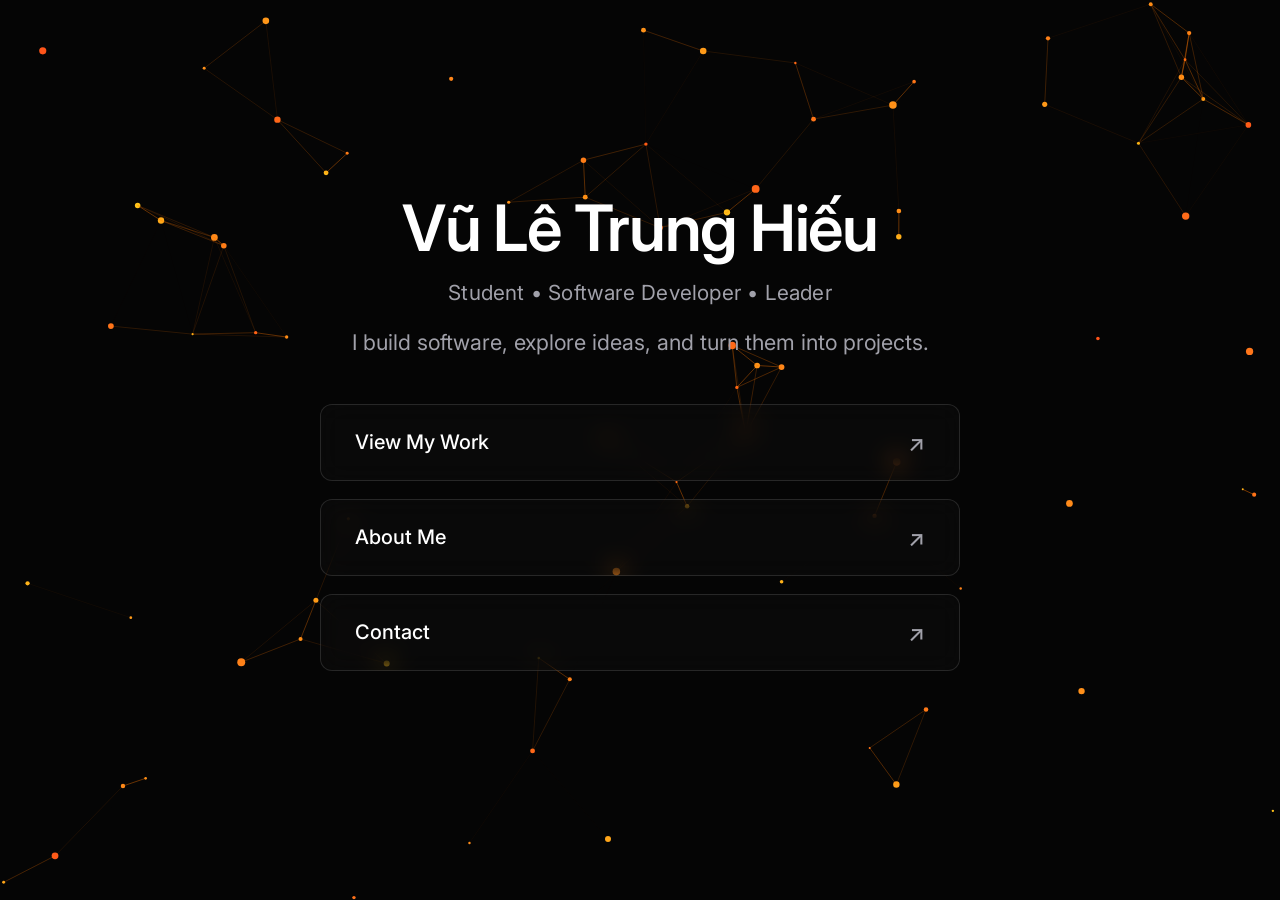
<file: index.html>
<!DOCTYPE html>
<html lang="en">
<head>
    <meta charset="UTF-8">
    <meta name="viewport" content="width=device-width, initial-scale=1.0">
    <link rel="stylesheet" href="style.css">
    <title>Vũ Lê Trung Hiếu</title>
</head>
<body>
    <canvas id="canvas"></canvas>

    <div class="center-container">
        <div class="content-wrapper">
            <h1>Vũ Lê Trung Hiếu</h1>
            <p class="subtitle">Student &bull; Software Developer &bull; Leader</p>
            <p class="bio">I build software, explore ideas, and turn them into projects.</p>

            <div class="button-group">
                <a href="work.html" class="btn">
                    <span>View My Work</span>
                    <span class="arrow">&nearr;</span>
                </a>
                <a href="about.html" class="btn">
                    <span>About Me</span>
                    <span class="arrow">&nearr;</span>
                </a>
                <a href="contact.html" class="btn">
                    <span>Contact</span>
                    <span class="arrow">&nearr;</span>
                </a>
            </div>
        </div>
    </div>

    <script src="script.js"></script>
</body>
</html>
</file>
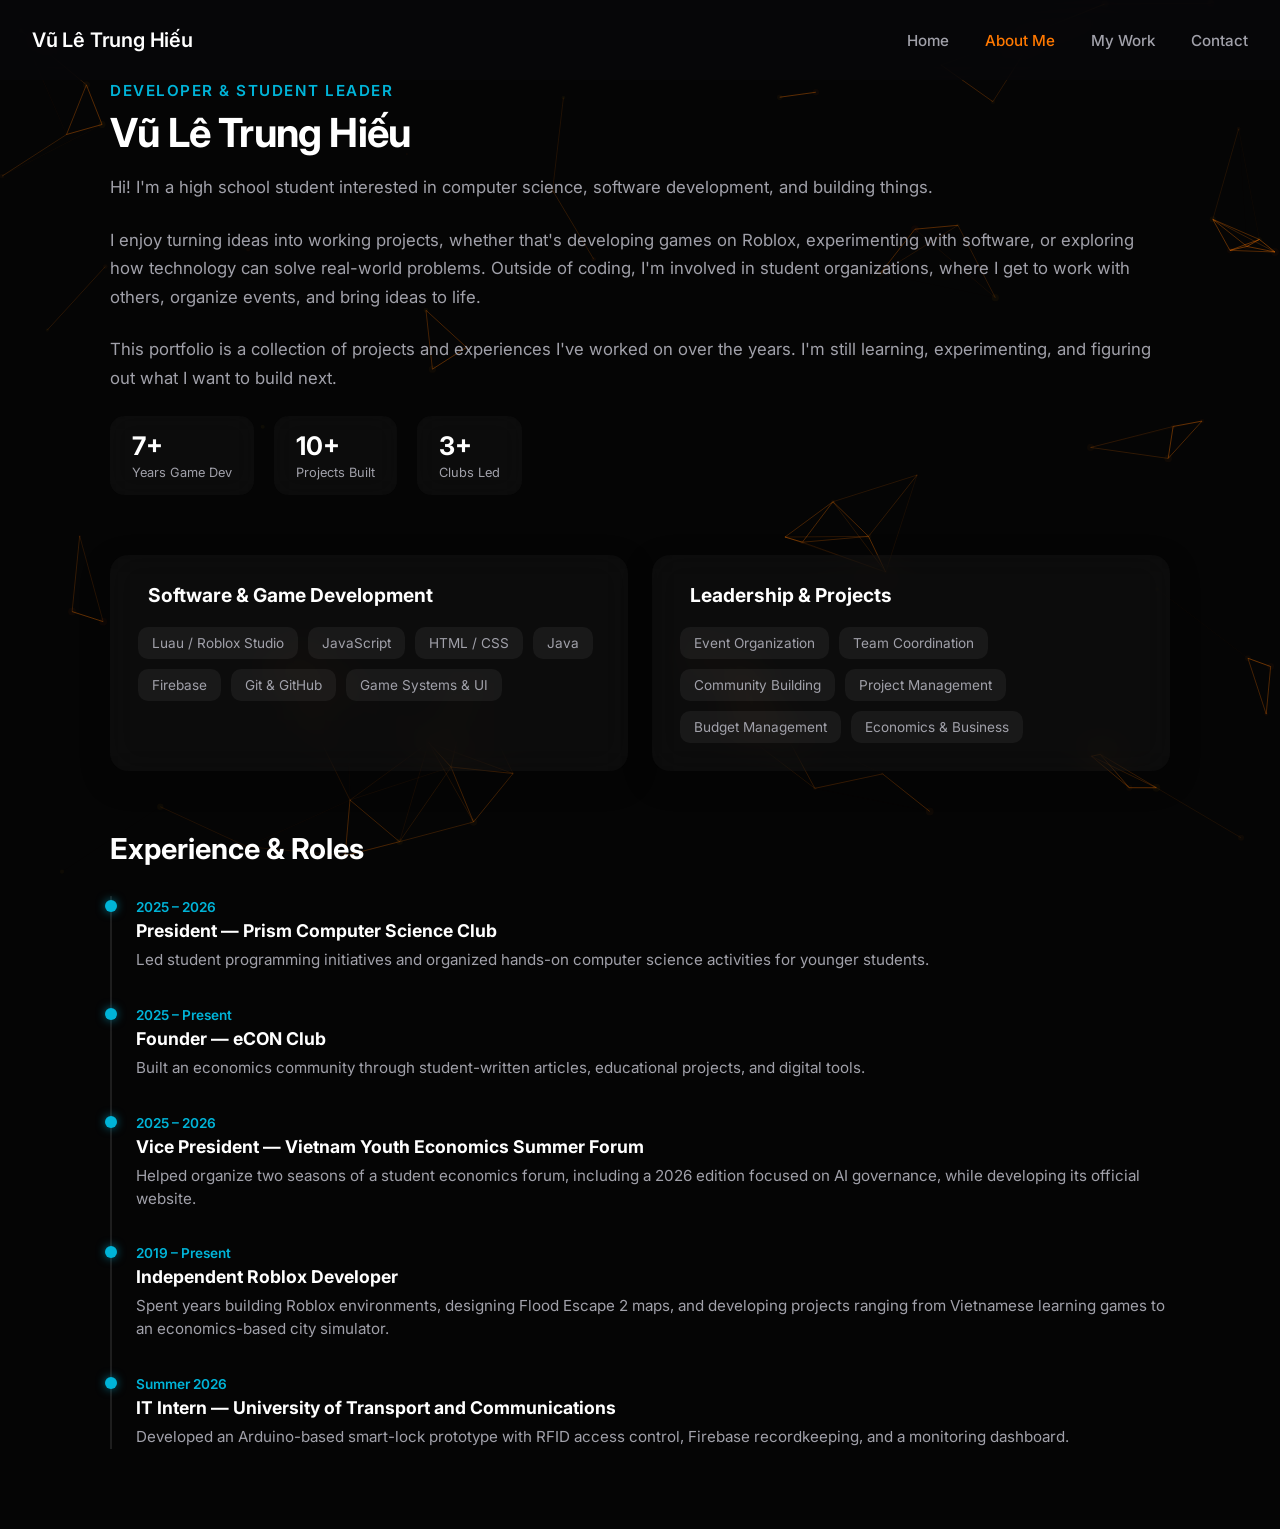
<file: about.html>
<!DOCTYPE html>
<html lang="en">
<head>
    <meta charset="UTF-8">
    <meta name="viewport" content="width=device-width, initial-scale=1.0">
    <link rel="stylesheet" href="style.css">
    <title>About Me - Vũ Lê Trung Hiếu</title>
</head>
<body>
    <canvas id="canvas"></canvas>

    <!-- Distinctive Fixed Navbar with Frosted Blur -->
    <nav class="navbar">
        <a href="index.html" class="nav-brand">Vũ Lê Trung Hiếu</a>
        <div class="nav-links">
            <a href="index.html">Home</a>
            <a href="about.html" class="active">About Me</a>
            <a href="work.html">My Work</a>
            <a href="contact.html">Contact</a>
        </div>
    </nav>

    <section class="about-section" id="about">
        <div class="about-container">
            
            <!-- Top Hero: Brief Intro & Highlight Card -->
            <div class="about-hero">
                <div class="about-intro">
                    <span class="about-subtitle">Developer & Student Leader</span>
                    <h1 class="about-title">Vũ Lê Trung Hiếu</h1>
                    <p class="about-bio">Hi! I'm a high school student interested in computer science, software development, and building things.</p>
                    <p class="about-bio">I enjoy turning ideas into working projects, whether that's developing games on Roblox, experimenting with software, or exploring how technology can solve real-world problems. Outside of coding, I'm involved in student organizations, where I get to work with others, organize events, and bring ideas to life.</p>
                    <p class="about-bio">This portfolio is a collection of projects and experiences I've worked on over the years. I'm still learning, experimenting, and figuring out what I want to build next.</p>
                    
                    <!-- Quick Metric Highlights -->
                    <div class="about-stats">
                        <div class="stat-card">
                            <span class="stat-number">7+</span>
                            <span class="stat-label">Years Game Dev</span>
                        </div>
                        <div class="stat-card">
                            <span class="stat-number">10+</span>
                            <span class="stat-label">Projects Built</span>
                        </div>
                        <div class="stat-card">
                            <span class="stat-number">3+</span>
                            <span class="stat-label">Clubs Led</span>
                        </div>
                    </div>
                </div>
            </div>
    
            <!-- Skills & Domains Grid -->
            <div class="about-grid">
                <div class="glass-card skills-card">
                    <h3><i class="fa-solid fa-code"></i> Software & Game Development</h3>
                    <div class="skills-tags">
                        <span>Luau / Roblox Studio</span>
                        <span>JavaScript</span>
                        <span>HTML / CSS</span>
                        <span>Java</span>
                        <span>Firebase</span>
                        <span>Git & GitHub</span>
                        <span>Game Systems & UI</span>
                    </div>
                </div>

                <div class="glass-card skills-card">
                    <h3><i class="fa-solid fa-users-gear"></i> Leadership & Projects</h3>
                    <div class="skills-tags">
                        <span>Event Organization</span>
                        <span>Team Coordination</span>
                        <span>Community Building</span>
                        <span>Project Management</span>
                        <span>Budget Management</span>
                        <span>Economics & Business</span>
                    </div>
                </div>
            </div>

            <!-- Journey & Roles Timeline -->
            <div class="about-timeline-wrapper">
                <h2 class="timeline-title">Experience & Roles</h2>
                <div class="timeline">
                    <div class="timeline-item">
                        <div class="timeline-dot"></div>
                        <div class="timeline-content">
                            <span class="timeline-date">2025 – 2026</span>
                            <h4>President — Prism Computer Science Club</h4>
                            <p>Led student programming initiatives and organized hands-on computer science activities for younger students.</p>
                        </div>
                    </div>

                    <div class="timeline-item">
                        <div class="timeline-dot"></div>
                        <div class="timeline-content">
                            <span class="timeline-date">2025 – Present</span>
                            <h4>Founder — eCON Club</h4>
                            <p>Built an economics community through student-written articles, educational projects, and digital tools.</p>
                        </div>
                    </div>

                    <div class="timeline-item">
                        <div class="timeline-dot"></div>
                        <div class="timeline-content">
                            <span class="timeline-date">2025 – 2026</span>
                            <h4>Vice President — Vietnam Youth Economics Summer Forum</h4>
                            <p>Helped organize two seasons of a student economics forum, including a 2026 edition focused on AI governance, while developing its official website.</p>
                        </div>
                    </div>

                    <div class="timeline-item">
                        <div class="timeline-dot"></div>
                        <div class="timeline-content">
                            <span class="timeline-date">2019 – Present</span>
                            <h4>Independent Roblox Developer</h4>
                            <p>Spent years building Roblox environments, designing Flood Escape 2 maps, and developing projects ranging from Vietnamese learning games to an economics-based city simulator.</p>
                        </div>
                    </div>

                    <div class="timeline-item">
                        <div class="timeline-dot"></div>
                        <div class="timeline-content">
                            <span class="timeline-date">Summer 2026</span>
                            <h4>IT Intern — University of Transport and Communications</h4>
                            <p>Developed an Arduino-based smart-lock prototype with RFID access control, Firebase recordkeeping, and a monitoring dashboard.</p>
                        </div>
                    </div>
                </div>
            </div>
    
        </div>
    </section>

    <script src="script.js"></script>
</body>
</html>
</file>
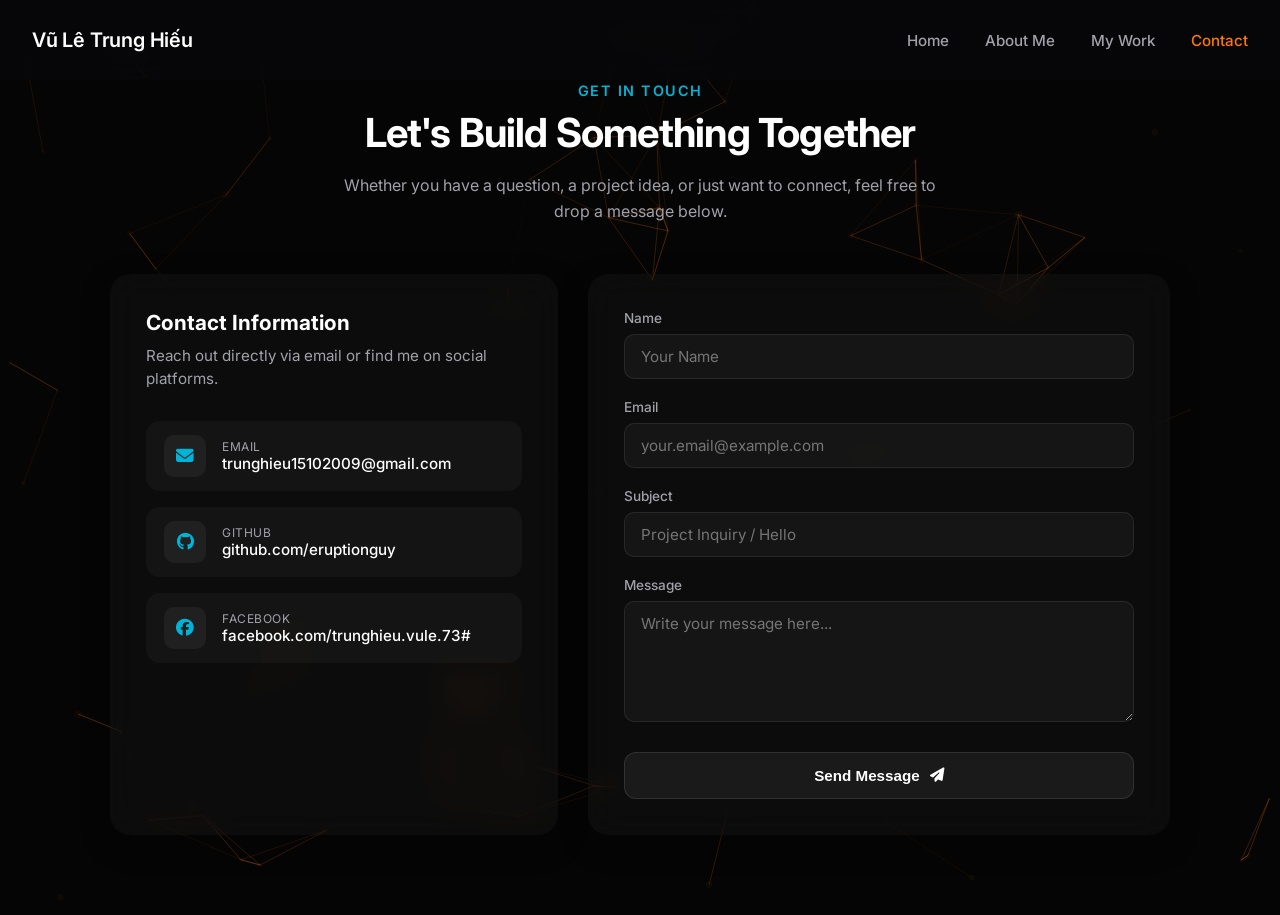
<file: contact.html>
<!DOCTYPE html>
<html lang="en">
<head>
    <meta charset="UTF-8">
    <meta name="viewport" content="width=device-width, initial-scale=1.0">
    <link rel="stylesheet" href="style.css">
    <title>Contact - Vũ Lê Trung Hiếu</title>
    <link rel="stylesheet" href="https://cdnjs.cloudflare.com/ajax/libs/font-awesome/6.5.1/css/all.min.css">
</head>
<body>
    <canvas id="canvas"></canvas>

    <nav class="navbar">
        <a href="index.html" class="nav-brand">Vũ Lê Trung Hiếu</a>
        <div class="nav-links">
            <a href="index.html">Home</a>
            <a href="about.html">About Me</a>
            <a href="work.html">My Work</a>
            <a href="contact.html" class="active">Contact</a>
        </div>
    </nav>

    <section class="contact-section" id="contact">
        <div class="contact-container">
            
            <!-- Header -->
            <div class="contact-header">
                <span class="contact-subtitle">Get In Touch</span>
                <h1 class="contact-title">Let's Build Something Together</h1>
                <p class="contact-description">
                    Whether you have a question, a project idea, or just want to connect, feel free to drop a message below.
                </p>
            </div>
    
            <div class="contact-content-grid">
                
                <!-- Direct Reach Out & Social Badges -->
                <div class="contact-info-card">
                    <h3>Contact Information</h3>
                    <p>Reach out directly via email or find me on social platforms.</p>
    
                    <div class="contact-methods">
                        <a href="mailto:trunghieu15102009@gmail.com" class="contact-method-item">
                            <div class="contact-icon-box">
                                <i class="fa-solid fa-envelope"></i>
                            </div>
                            <div class="contact-method-text">
                                <span class="method-label">Email</span>
                                <span class="method-value">trunghieu15102009@gmail.com</span>
                            </div>
                        </a>
    
                        <a href="https://github.com/eruptionguy" target="_blank" class="contact-method-item">
                            <div class="contact-icon-box">
                                <i class="fa-brands fa-github"></i>
                            </div>
                            <div class="contact-method-text">
                                <span class="method-label">GitHub</span>
                                <span class="method-value">github.com/eruptionguy</span>
                            </div>
                        </a>
    
                        <a href="https://www.facebook.com/trunghieu.vule.73#" target="_blank" class="contact-method-item">
                            <div class="contact-icon-box">
                                <i class="fa-brands fa-facebook"></i>
                            </div>
                            <div class="contact-method-text">
                                <span class="method-label">Facebook</span>
                                <span class="method-value">facebook.com/trunghieu.vule.73#</span>
                            </div>
                        </a>
                    </div>
                </div>
    
                <!-- Non-Functional Glass Form -->
                <div class="contact-form-card">
                    <form onsubmit="event.preventDefault();" class="contact-form">
                        <div class="form-group">
                            <label for="name">Name</label>
                            <input type="text" id="name" placeholder="Your Name" autocomplete="off">
                        </div>
    
                        <div class="form-group">
                            <label for="email">Email</label>
                            <input type="email" id="email" placeholder="your.email@example.com" autocomplete="off">
                        </div>
    
                        <div class="form-group">
                            <label for="subject">Subject</label>
                            <input type="text" id="subject" placeholder="Project Inquiry / Hello" autocomplete="off">
                        </div>
    
                        <div class="form-group">
                            <label for="message">Message</label>
                            <textarea id="message" rows="5" placeholder="Write your message here..."></textarea>
                        </div>
    
                        <button type="submit" class="contact-submit-btn">
                            <span>Send Message</span>
                            <i class="fa-solid fa-paper-plane"></i>
                        </button>
                    </form>
                </div>
    
            </div>
    
        </div>
    </section>

    <script src="script.js"></script>
</body>
</html>
</file>
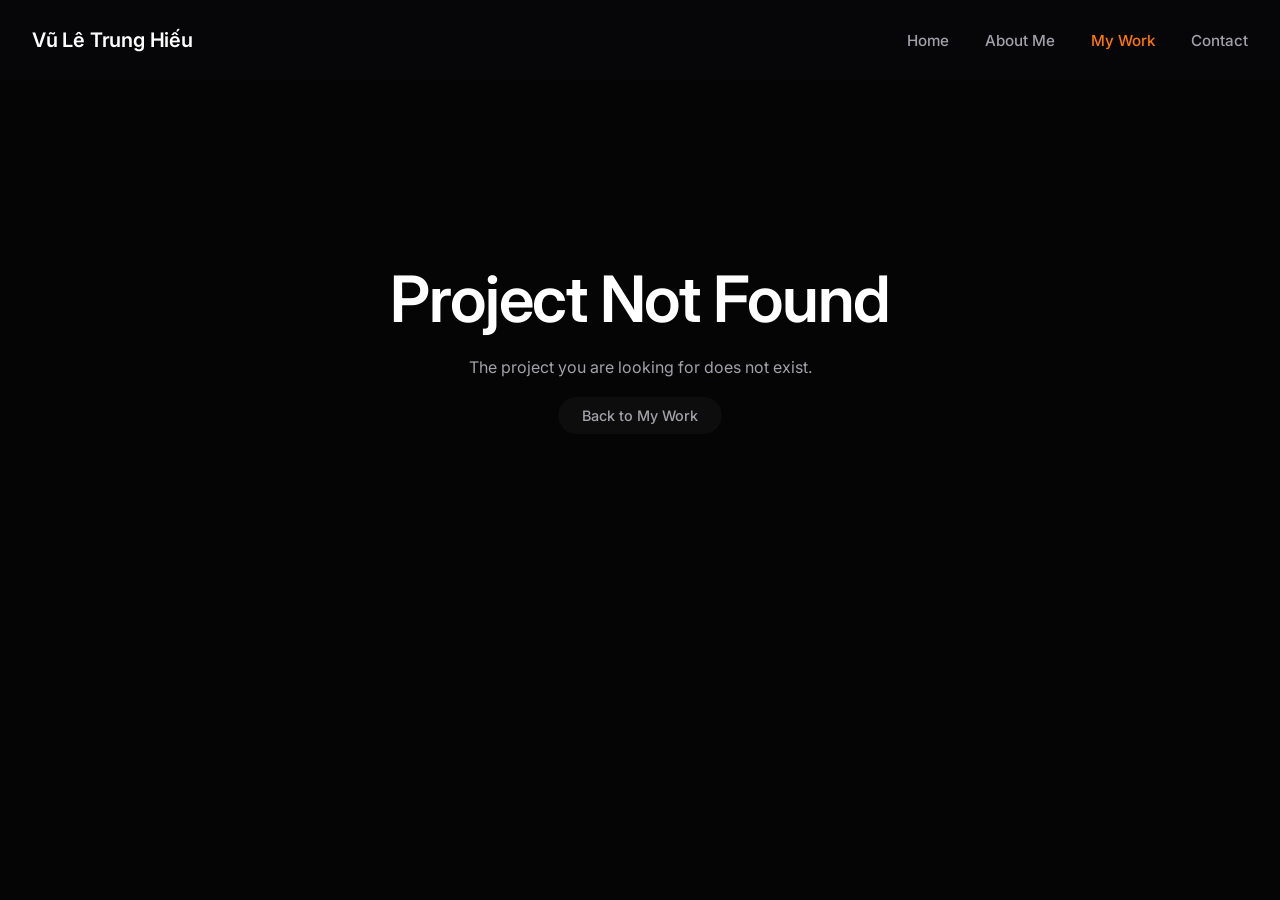
<file: project.html>
<!DOCTYPE html>
<html lang="en">
<head>
    <meta charset="UTF-8">
    <meta name="viewport" content="width=device-width, initial-scale=1.0">
    <title>Project Details | Vũ Lê Trung Hiếu</title>
    <link rel="stylesheet" href="style.css">
    <!-- FontAwesome Icon CDN -->
    <link rel="stylesheet" href="https://cdnjs.cloudflare.com/ajax/libs/font-awesome/6.5.1/css/all.min.css">
</head>
<body>
    <!-- <canvas id="canvas"></canvas> -->

    <nav class="navbar">
        <a href="index.html" class="nav-brand">Vũ Lê Trung Hiếu</a>
        <div class="nav-links">
            <a href="index.html">Home</a>
            <a href="about.html">About Me</a>
            <a href="work.html" class="active">My Work</a>
            <a href="contact.html">Contact</a>
        </div>
    </nav>

    <main class="project-detail-container" id="projectDetailContainer"></main>

    <div id="lightbox" class="lightbox-modal" style="display:none;">
        <span class="lightbox-close">&times;</span>
        <img class="lightbox-content" id="lightboxImg">
    </div>

    <!-- Load Central Dataset First -->
    <script src="projects.js"></script>
    <script src="project-detail.js"></script>
    <script src="script.js"></script>
</body>
</html>
</file>
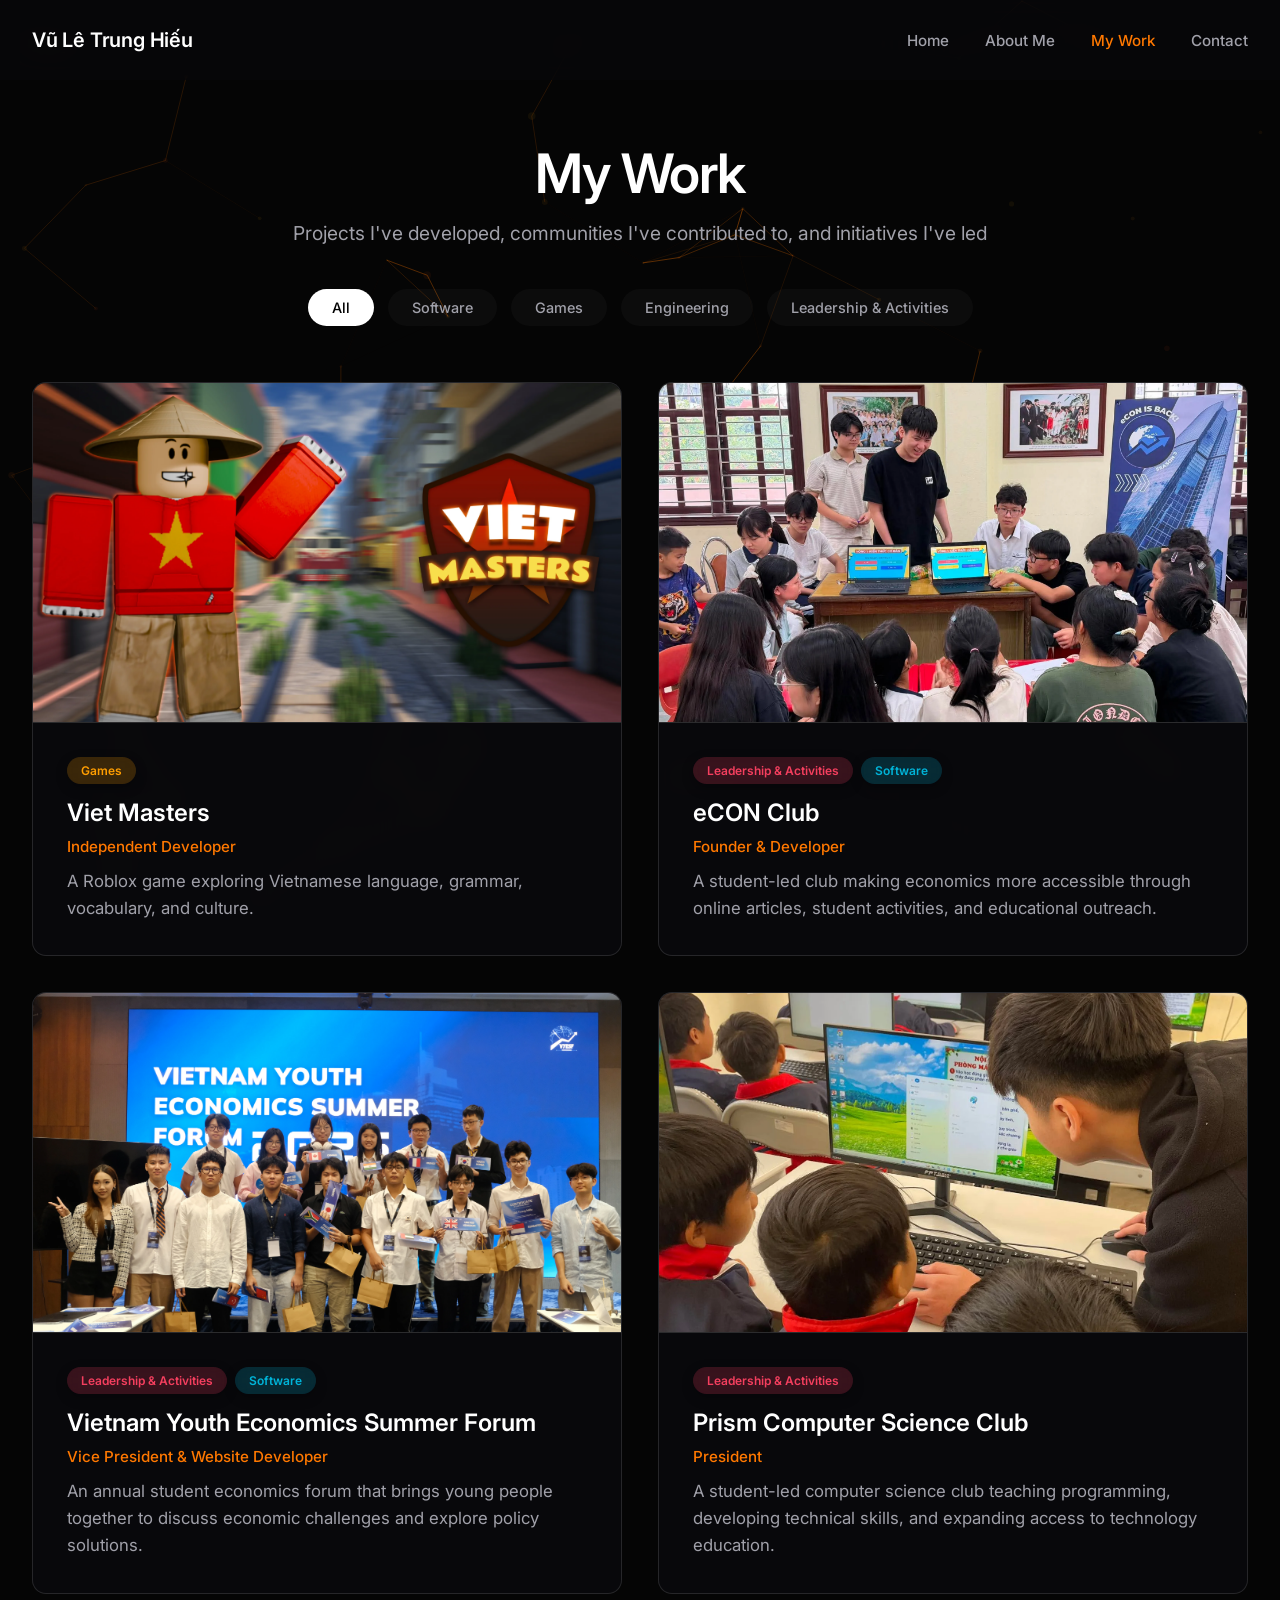
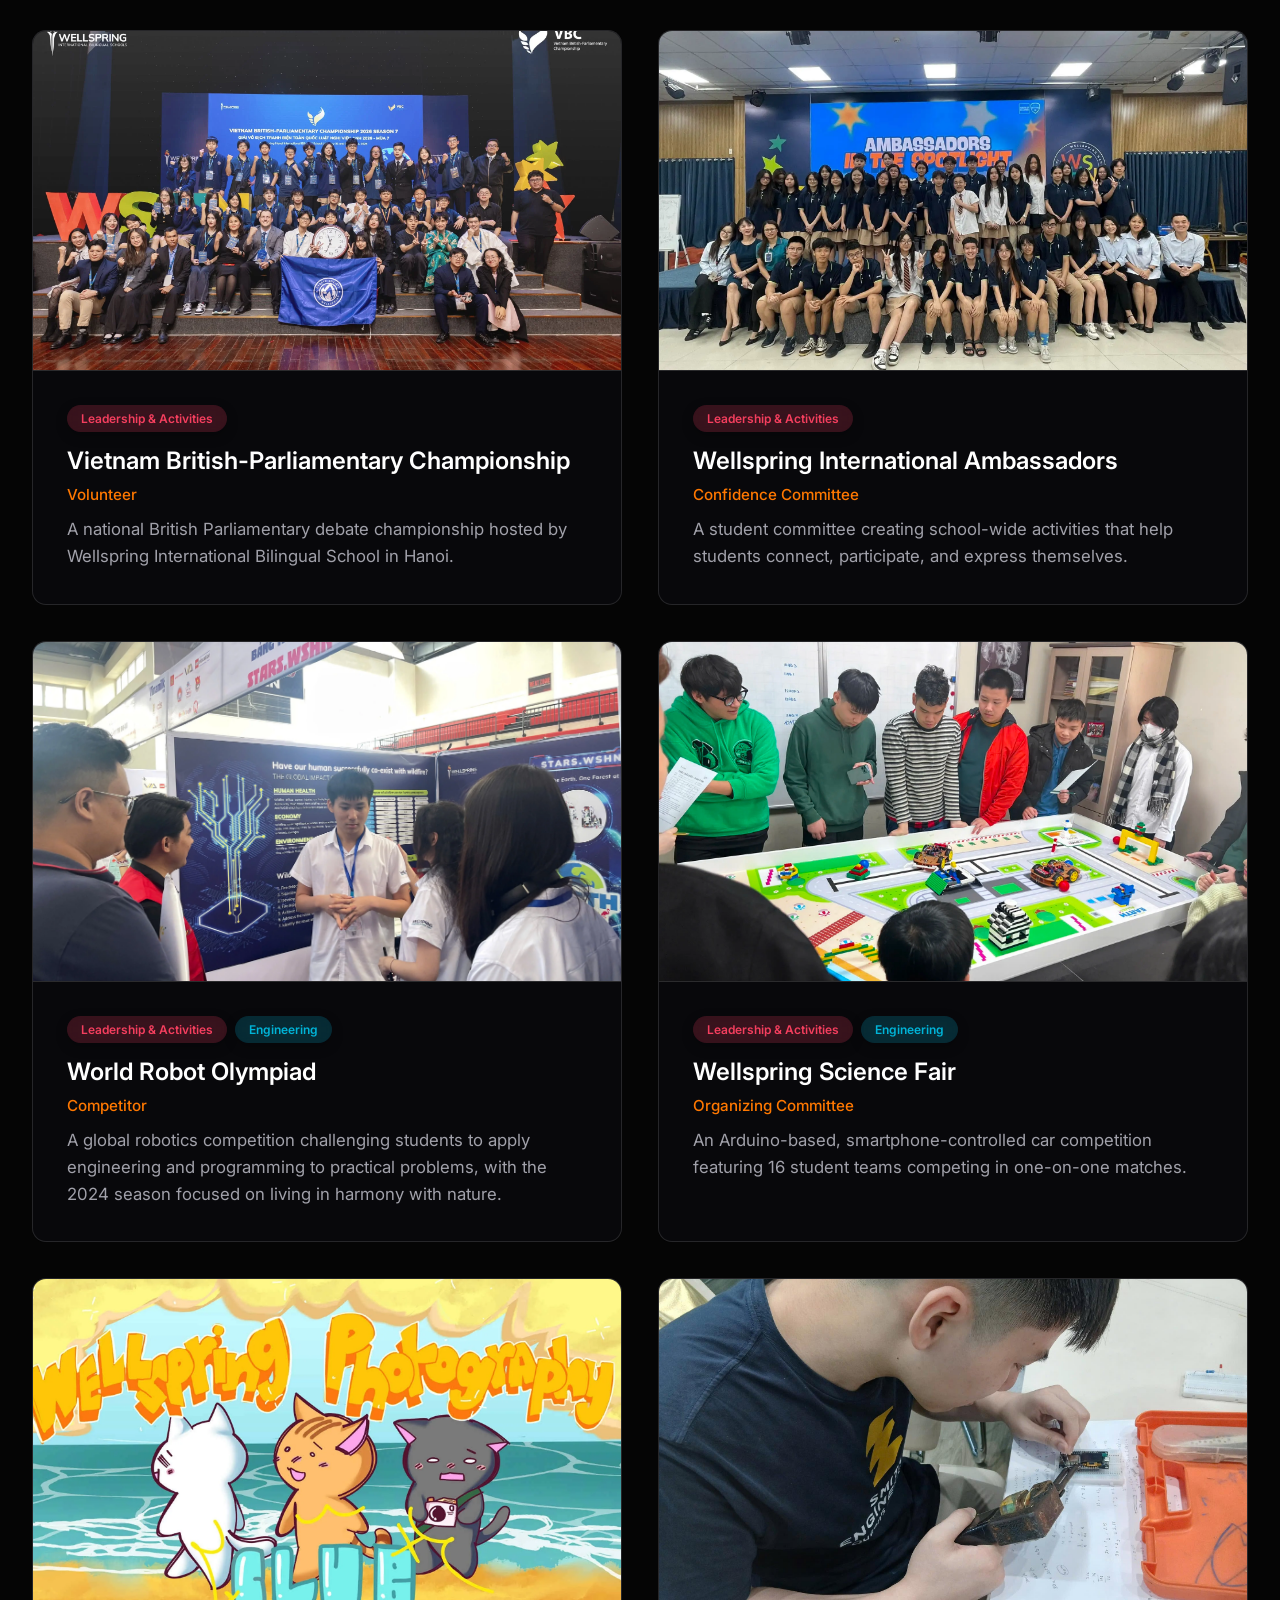
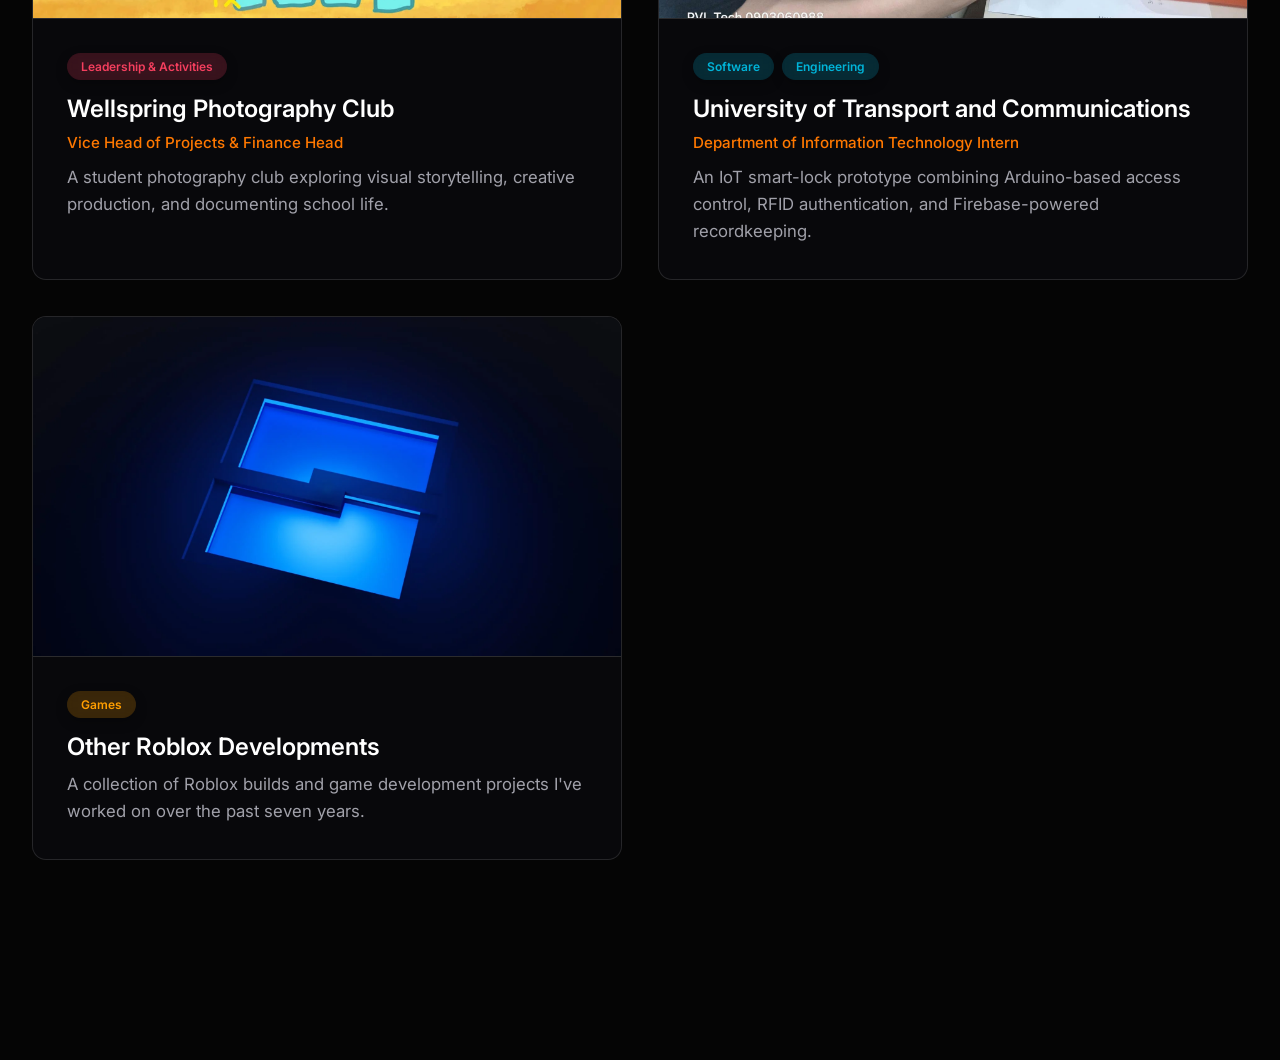
<file: work.html>
<!DOCTYPE html>
<html lang="en">
<head>
    <meta charset="UTF-8">
    <meta name="viewport" content="width=device-width, initial-scale=1.0">
    <link rel="stylesheet" href="style.css">
    <title>My Work - Vũ Lê Trung Hiếu</title>
</head>
<body>
    <canvas id="canvas"></canvas>

    <!-- Distinctive Fixed Navbar with Frosted Blur -->
    <nav class="navbar">
        <a href="index.html" class="nav-brand">Vũ Lê Trung Hiếu</a>
        <div class="nav-links">
            <a href="index.html">Home</a>
            <a href="about.html">About Me</a>
            <a href="work.html" class="active">My Work</a>
            <a href="contact.html">Contact</a>
        </div>
    </nav>

    <div class="center-container work-page-container">
        <!-- Header Section -->
        <header class="work-header">
            <h1>My Work</h1>
            <p class="work-subtitle">Projects I've developed, communities I've contributed to, and initiatives I've led</p>
        </header>

        <!-- Color-Coded Category Filter Pills -->
        <div class="filter-container">
            <button class="filter-btn active" data-filter="all">All</button>
            <button class="filter-btn" data-filter="Software">Software</button>
            <button class="filter-btn" data-filter="Games">Games</button>
            <button class="filter-btn" data-filter="Engineering">Engineering</button>
            <button class="filter-btn" data-filter="Leadership & Activities">Leadership & Activities</button>
        </div>

        <!-- Project Grid -->
        <div class="project-grid" id="projectGrid"></div>
    </div>

    <script src="script.js"></script>
    <script src="projects.js"></script>
    <script src="work.js"></script>
</body>
</html>
</file>
<file: style.css>
@import url('https://fonts.googleapis.com/css2?family=Inter:ital,opsz,wght@0,14..32,100..900;1,14..32,100..900&display=swap');

:root {
    --bg-color: #050505;
    --text-primary: #ffffff;
    --text-secondary: #a1a1aa;
    --border-color: rgba(255, 255, 255, 0.12);
    --accent-color: #ff7800; 
    --hover-border: rgba(255, 120, 0, 0.45);
    --hover-bg: rgba(255, 120, 0, 0.05);
}

* {
    margin: 0;
    padding: 0;
    box-sizing: border-box;
}

body {
    background-color: var(--bg-color);
    color: var(--text-primary);
    font-family: "Inter", sans-serif;
    overflow-x: hidden;
    -webkit-font-smoothing: antialiased;
}

#canvas {
    position: fixed;
    top: 0;
    left: 0;
    width: 100%;
    height: 100%;
    z-index: -1;
}

.center-container {
    position: relative;
    z-index: 2;
    min-height: 100vh;
    display: flex;
    justify-content: center;
    align-items: center;
    padding: 60px 24px;
}

.content-wrapper {
    display: flex;
    flex-direction: column;
    align-items: center;
    text-align: center;
    max-width: 760px;
    width: 100%;
}

h1 {
    font-size: clamp(2.8rem, 5.5vw, 4rem);
    font-weight: 600;
    margin-bottom: 14px;
    letter-spacing: -0.02em;
    color: var(--text-primary);
}

.subtitle {
    font-size: clamp(1.1rem, 2.2vw, 1.3rem);
    color: var(--text-secondary);
    margin-bottom: 20px;
    font-weight: 400;
    letter-spacing: 0.01em;
}

.bio {
    font-size: clamp(1.15rem, 2.4vw, 1.35rem);
    color: var(--text-secondary);
    margin-bottom: 44px;
    line-height: 1.6;
    font-weight: 400;
    max-width: 620px;
}

.button-group {
    display: flex;
    flex-direction: column;
    gap: 18px;
    width: 100%;
    max-width: 640px; /* Expanded max-width to fit larger buttons */
    margin-bottom: 40px;
}

.btn {
    display: flex;
    justify-content: space-between;
    align-items: center;
    padding: 24px 34px; /* Increased padding to make buttons larger */
    border: 1px solid var(--border-color);
    border-radius: 12px;
    color: var(--text-primary);
    text-decoration: none;
    font-size: 1.25rem; /* Increased font size */
    font-weight: 500;
    transition: all 0.2s cubic-bezier(0.16, 1, 0.3, 1);
    background: rgba(255, 255, 255, 0.02);
    backdrop-filter: blur(12px);
}

.btn .arrow {
    font-size: 1.4rem; /* Scaled up arrow */
    color: var(--text-secondary);
    transition: transform 0.2s ease, color 0.2s ease;
}

.btn:hover {
    border-color: var(--hover-border);
    background: var(--hover-bg);
    transform: translateY(-2px);
}

.btn:hover .arrow {
    transform: translate(4px, -4px);
    color: var(--accent-color);
}

/* Restored Full-Width Fixed Navbar with reduced side margins */
.navbar {
    position: fixed;
    top: 0;
    left: 0;
    width: 100%;
    display: flex;
    justify-content: space-between;
    align-items: center;
    padding: 28px 32px;
    background: rgba(8, 8, 12, 0.641);
    backdrop-filter: blur(16px);
    -webkit-backdrop-filter: blur(16px);
    z-index: 100;
}

.nav-brand {
    font-weight: 600;
    font-size: 1.25rem;
    color: var(--text-primary);
    letter-spacing: -0.01em;
    text-decoration: none;
}

.nav-links {
    display: flex;
    gap: 36px;
}

.nav-links a {
    color: var(--text-secondary);
    text-decoration: none;
    font-size: 0.95rem;
    font-weight: 500;
    transition: color 0.2s ease;
}

.nav-links a:hover, 
.nav-links a.active {
    color: var(--accent-color);
}

/* Page container top spacing offset and reduced side margins */
.work-page-container {
    flex-direction: column;
    justify-content: flex-start;
    padding: 140px 32px 100px 32px;
    max-width: 1560px;
    margin: 0 auto;
}

/* Work Header */
.work-header {
    text-align: center;
    max-width: 700px;
    margin-bottom: 40px;
    margin-left: auto;
    margin-right: auto;
}

.work-header h1 {
    font-size: clamp(2.6rem, 5vw, 3.4rem);
    font-weight: 600;
    margin-bottom: 12px;
}

.work-subtitle {
    color: var(--text-secondary);
    font-size: 1.2rem;
    line-height: 1.6;
}

/* Color-Coded Filter Buttons */
.filter-container {
    display: flex;
    justify-content: center;
    flex-wrap: wrap;
    gap: 14px;
    margin-bottom: 56px;
}

.filter-btn {
    background: rgba(255, 255, 255, 0.03);
    border: none;
    color: var(--text-secondary);
    padding: 10px 24px;
    border-radius: 20px;
    font-size: 0.9rem;
    font-weight: 500;
    font-family: inherit;
    cursor: pointer;
    transition: all 0.2s cubic-bezier(0.16, 1, 0.3, 1);
}

.filter-btn:hover {
    background: rgba(255, 255, 255, 0.08);
    color: var(--text-primary);
}

/* Individual Category Selector Colors */
.filter-btn[data-filter="Software"].active {
    background: rgba(0, 180, 216, 0.2);
    color: #00b4d8;
    box-shadow: inset 0 0 0 1px rgba(0, 180, 216, 0.4);
}

.filter-btn[data-filter="Games"].active {
    background: rgba(255, 158, 0, 0.2);
    color: #ff9e00;
    box-shadow: inset 0 0 0 1px rgba(255, 158, 0, 0.4);
}

.filter-btn[data-filter="Engineering"].active {
    background: rgba(0, 180, 216, 0.2);
    color: #00b4d8;
    box-shadow: inset 0 0 0 1px rgba(0, 180, 216, 0.4);
}

.filter-btn[data-filter="Leadership & Activities"].active {
    background: rgba(244, 63, 94, 0.2);
    color: #f43f5e;
    box-shadow: inset 0 0 0 1px rgba(244, 63, 94, 0.4);
}

.filter-btn[data-filter="all"].active {
    background: #ffffff;
    color: #000000;
}

/* Project Grid - Expanded max-width to allow bigger cards */
.project-grid {
    display: grid;
    grid-template-columns: repeat(2, 1fr);
    gap: 36px;
    width: 100%;
    max-width: 1320px;
    margin: 0 auto;
    padding-bottom: 100px;
}

@media (max-width: 768px) {
    .project-grid {
        grid-template-columns: 1fr;
    }
    .navbar {
        padding: 24px 20px;
    }
    .work-page-container {
        padding: 120px 20px 60px 20px;
    }
}

/* Project Card matching the index page button hover effect */
.project-card {
    background: rgba(12, 12, 16, 0.65);
    border: 1px solid var(--border-color);
    border-radius: 14px;
    overflow: hidden;
    text-decoration: none;
    color: var(--text-primary);
    display: flex;
    flex-direction: column;
    text-align: left;
    transition: all 0.3s ease;
    backdrop-filter: blur(10px);
}

.project-card:hover {
    border-color: var(--accent-color);
    color: var(--accent-color);
    background: var(--hover-bg);
}

.project-image-container {
    width: 100%;
    height: 340px;
    background: rgba(255, 255, 255, 0.02);
    border-bottom: 1px solid var(--border-color);
    display: flex;
    align-items: center;
    justify-content: center;
}

.project-image-container img {
    width: 100%;
    height: 100%;
    object-fit: cover;
}

.project-content {
    padding: 34px;
    display: flex;
    flex-direction: column;
    gap: 10px;
    position: relative;
}

/* Container for multiple pills */
.pills-container {
    display: flex;
    flex-wrap: wrap;
    gap: 8px;
    margin-bottom: 4px; /* Space between pills and project title */
}

.project-category-pill {
    font-size: 0.75rem;
    font-weight: 600;
    padding: 6px 14px;
    border-radius: 14px;
    backdrop-filter: blur(8px);
    box-shadow: 0 4px 12px rgba(0, 0, 0, 0.3);
}

.pill-software {
    background: rgba(0, 180, 216, 0.2);
    color: #00b4d8;
}

.pill-games {
    background: rgba(255, 158, 0, 0.2);
    color: #ff9e00;
}

.pill-leadership {
    background: rgba(244, 63, 94, 0.2);
    color: #f43f5e;
}

.project-title {
    font-size: 1.5rem;
    font-weight: 600;
    color: var(--text-primary);
    transition: color 0.3s ease;
}

.project-role {
    font-size: 0.95rem;
    font-weight: 500;
    color: var(--accent-color); /* Or var(--text-secondary) if you prefer subtle */
    margin-bottom: 2px;
}

.project-card:hover .project-title {
    color: var(--accent-color);
}

.project-desc {
    color: var(--text-secondary);
    font-size: 1.05rem;
    line-height: 1.6;
}

/* Project Detail Page Layout */
.project-detail-container {
    max-width: 1000px;
    margin: 0 auto;
    padding: 160px 24px 100px 24px;
    display: flex;
    flex-direction: column;
    gap: 48px;
}

.back-link {
    color: var(--text-secondary);
    text-decoration: none;
    font-size: 0.95rem;
    font-weight: 500;
    display: inline-block;
    margin-bottom: 24px;
    transition: color 0.2s ease;
}

.back-link:hover {
    color: var(--accent-color);
}

.project-detail-title {
    font-size: clamp(2.5rem, 4.5vw, 3.8rem);
    font-weight: 600;
    letter-spacing: -0.03em;
    margin-bottom: 16px;
}

.project-meta-info {
    display: flex;
    flex-wrap: wrap;
    gap: 24px;
    color: var(--text-secondary);
    font-size: 1rem;
    margin-bottom: 20px;
}

.project-detail-intro {
    font-size: 1.15rem;
    line-height: 1.7;
    color: var(--text-secondary);
    max-width: 850px;
}

/* Glassmorphism Action Bar Links */
.project-detail-links {
    display: flex;
    gap: 12px;
    margin-top: 24px;
    flex-wrap: wrap;
}

.project-link-badge {
    display: inline-flex;
    align-items: center;
    gap: 10px;
    background: rgba(255, 255, 255, 0.04);
    padding: 10px 18px;
    border-radius: 12px;
    color: var(--text-primary, #ffffff);
    text-decoration: none;
    font-size: 0.9rem;
    font-weight: 500;
    backdrop-filter: blur(12px);
    -webkit-backdrop-filter: blur(12px);
    transition: all 0.3s cubic-bezier(0.16, 1, 0.3, 1);
    box-shadow: 0 4px 20px rgba(0, 0, 0, 0.2);
}

.project-link-badge i {
    font-size: 1rem;
    color: var(--text-secondary, #a0a0a0);
    transition: color 0.3s ease;
}

.project-link-badge:hover {
    background: rgba(255, 255, 255, 0.08);
    transform: translateY(-2px);
    color: #00b4d8;
    box-shadow: 0 6px 25px rgba(0, 0, 0, 0.35);
}

.project-link-badge:hover i {
    color: #00b4d8;
}

/* Responsive Embedded Video Container */
.video-embed-container {
    position: relative;
    width: 100%;
    padding-bottom: 56.25%; /* 16:9 Aspect Ratio */
    height: 0;
    border-radius: 16px;
    overflow: hidden;
    background: rgba(255, 255, 255, 0.02);
    box-shadow: 0 10px 30px rgba(0, 0, 0, 0.3);
    margin: 20px 0;
}

.video-embed-container iframe {
    position: absolute;
    top: 0;
    left: 0;
    width: 100%;
    height: 100%;
    border: 0;
}

.project-hero-image {
    width: 100%;
    max-height: 500px;
    border-radius: 20px;
    overflow: hidden;
    background: rgba(255, 255, 255, 0.02);
    box-shadow: 0 20px 50px rgba(0, 0, 0, 0.4);
}

.project-hero-image img {
    width: 100%;
    height: 100%;
    object-fit: cover;
}

.project-sections-wrapper {
    display: flex;
    flex-direction: column;
    gap: 56px;
}

.project-section h2 {
    font-size: 2rem;
    font-weight: 600;
    margin-bottom: 16px;
    letter-spacing: -0.02em;
}

.project-section p {
    font-size: 1.05rem;
    line-height: 1.7;
    color: var(--text-secondary);
    margin-bottom: 24px;
}

/* Masonry Gallery Layout (CSS Columns) */
.masonry-gallery {
    column-count: 2;
    column-gap: 20px;
    width: 100%;
}

.masonry-item {
    break-inside: avoid;
    margin-bottom: 20px;
    border-radius: 16px;
    overflow: hidden;
    background: rgba(255, 255, 255, 0.02);
    box-shadow: 0 10px 30px rgba(0, 0, 0, 0.3);
    transition: transform 0.3s ease;
}

.masonry-item img {
    width: 100%;
    height: auto;
    display: block;
    cursor: pointer;
    transition: transform 0.4s cubic-bezier(0.16, 1, 0.3, 1);
}

.masonry-item img:hover {
    transform: scale(1.03);
}

@media (max-width: 768px) {
    .masonry-gallery {
        column-count: 1;
    }
    .project-detail-container {
        padding: 120px 16px 60px 16px;
    }
}

/* Lightbox Modal */
.lightbox-modal {
    position: fixed;
    inset: 0;
    background: rgba(0, 0, 0, 0.9);
    z-index: 1000;
    display: flex;
    align-items: center;
    justify-content: center;
    padding: 40px;
}

.lightbox-content {
    max-width: 90vw;
    max-height: 90vh;
    border-radius: 12px;
    object-fit: contain;
}

.lightbox-close {
    position: absolute;
    top: 24px;
    right: 32px;
    font-size: 2.5rem;
    color: #fff;
    cursor: pointer;
    transition: color 0.2s ease;
}

.lightbox-close:hover {
    color: var(--accent-color);
}

/* ==========================================
   CONTACT PAGE STYLES
   ========================================== */
   .contact-section {
    padding: 80px 20px;
    max-width: 1100px;
    margin: 0 auto;
    color: var(--text-primary, #ffffff);
}

.contact-header {
    text-align: center;
    max-width: 600px;
    margin: 0 auto 50px;
}

.contact-subtitle {
    font-size: 0.9rem;
    color: #00b4d8;
    text-transform: uppercase;
    letter-spacing: 1.5px;
    font-weight: 600;
}

.contact-title {
    font-size: 2.5rem;
    margin: 8px 0 16px;
    font-weight: 700;
}

.contact-description {
    font-size: 1rem;
    color: var(--text-secondary, #a0a0a0);
    line-height: 1.6;
}

/* Layout Grid */
.contact-content-grid {
    display: grid;
    grid-template-columns: 1fr 1.3fr;
    gap: 30px;
}

/* Left Info Card */
.contact-info-card {
    background: rgba(255, 255, 255, 0.03);
    padding: 36px;
    border-radius: 20px;
    backdrop-filter: blur(16px);
    -webkit-backdrop-filter: blur(16px);
    box-shadow: 0 10px 30px rgba(0, 0, 0, 0.25);
    display: flex;
    flex-direction: column;
}

.contact-info-card h3 {
    font-size: 1.3rem;
    margin-bottom: 10px;
}

.contact-info-card p {
    font-size: 0.95rem;
    color: var(--text-secondary, #a0a0a0);
    margin-bottom: 30px;
    line-height: 1.5;
}

.contact-methods {
    display: flex;
    flex-direction: column;
    gap: 16px;
}

.contact-method-item {
    display: flex;
    align-items: center;
    gap: 16px;
    padding: 14px 18px;
    background: rgba(255, 255, 255, 0.03);
    border-radius: 14px;
    text-decoration: none;
    color: var(--text-primary, #ffffff);
    transition: all 0.3s ease;
}

.contact-icon-box {
    width: 42px;
    height: 42px;
    border-radius: 10px;
    background: rgba(255, 255, 255, 0.05);
    display: flex;
    align-items: center;
    justify-content: center;
    color: #00b4d8;
    font-size: 1.1rem;
    transition: all 0.3s ease;
}

.contact-method-text {
    display: flex;
    flex-direction: column;
}

.method-label {
    font-size: 0.75rem;
    color: var(--text-secondary, #a0a0a0);
    text-transform: uppercase;
    letter-spacing: 0.5px;
}

.method-value {
    font-size: 0.95rem;
    font-weight: 500;
}

.contact-method-item:hover {
    background: rgba(255, 255, 255, 0.06);
    transform: translateX(4px);
}

.contact-method-item:hover .contact-icon-box {
    background: #00b4d8;
    color: #ffffff;
}

/* Right Form Card */
.contact-form-card {
    background: rgba(255, 255, 255, 0.03);
    padding: 36px;
    border-radius: 20px;
    backdrop-filter: blur(16px);
    -webkit-backdrop-filter: blur(16px);
    box-shadow: 0 10px 30px rgba(0, 0, 0, 0.25);
}

.contact-form {
    display: flex;
    flex-direction: column;
    gap: 20px;
}

.form-group {
    display: flex;
    flex-direction: column;
    gap: 8px;
}

.form-group label {
    font-size: 0.85rem;
    font-weight: 500;
    color: var(--text-secondary, #cccccc);
}

.form-group input,
.form-group textarea {
    width: 100%;
    padding: 12px 16px;
    background: rgba(255, 255, 255, 0.04);
    border: 1px solid rgba(255, 255, 255, 0.08);
    border-radius: 10px;
    color: #ffffff;
    font-size: 0.95rem;
    font-family: inherit;
    outline: none;
    transition: all 0.3s ease;
}

.form-group input:focus,
.form-group textarea:focus {
    border-color: #00b4d8;
    background: rgba(255, 255, 255, 0.07);
    box-shadow: 0 0 12px rgba(0, 180, 216, 0.25);
}

.form-group textarea {
    resize: vertical;
}

/* Submit Button */
.contact-submit-btn {
    display: inline-flex;
    align-items: center;
    justify-content: center;
    gap: 10px;
    padding: 14px 28px;
    background: rgba(255, 255, 255, 0.06);
    border: 1px solid rgba(255, 255, 255, 0.1);
    border-radius: 12px;
    color: var(--text-primary, #ffffff);
    font-size: 0.95rem;
    font-weight: 600;
    cursor: pointer;
    transition: all 0.3s cubic-bezier(0.16, 1, 0.3, 1);
    margin-top: 10px;
}

.contact-submit-btn i {
    font-size: 0.9rem;
    transition: transform 0.3s ease;
}

.contact-submit-btn:hover {
    background: #00b4d8;
    border-color: #00b4d8;
    color: #ffffff;
    transform: translateY(-2px);
    box-shadow: 0 8px 25px rgba(0, 180, 216, 0.35);
}

.contact-submit-btn:hover i {
    transform: translateX(3px);
}

/* Responsive Collapse */
@media (max-width: 850px) {
    .contact-content-grid {
        grid-template-columns: 1fr;
    }
}

/* About Section Layout */
.about-section {
    padding: 80px 20px;
    max-width: 1100px;
    margin: 0 auto;
    color: var(--text-primary, #ffffff);
}

.about-hero {
    display: flex;
    align-items: center;
    gap: 40px;
    margin-bottom: 60px;
}

.about-subtitle {
    font-size: 0.95rem;
    color: #00b4d8;
    text-transform: uppercase;
    letter-spacing: 1.5px;
    font-weight: 600;
}

.about-title {
    font-size: 2.5rem;
    margin: 8px 0 16px;
    font-weight: 700;
}

.about-bio {
    font-size: 1.05rem;
    line-height: 1.7;
    color: var(--text-secondary, #a0a0a0);
    margin-bottom: 24px;
}

/* Stat Cards */
.about-stats {
    display: flex;
    gap: 20px;
}

.stat-card {
    background: rgba(255, 255, 255, 0.03);
    padding: 14px 22px;
    border-radius: 14px;
    backdrop-filter: blur(12px);
    -webkit-backdrop-filter: blur(12px);
}

.stat-number {
    display: block;
    font-size: 1.6rem;
    font-weight: 700;
    color: var(--text-primary, #ffffff);
}

.stat-label {
    font-size: 0.8rem;
    color: var(--text-secondary, #a0a0a0);
}

/* Grid & Cards */
.about-grid {
    display: grid;
    grid-template-columns: repeat(auto-fit, minmax(300px, 1fr));
    gap: 24px;
    margin-bottom: 60px;
}

.glass-card {
    background: rgba(255, 255, 255, 0.03);
    padding: 28px;
    border-radius: 18px;
    backdrop-filter: blur(16px);
    -webkit-backdrop-filter: blur(16px);
    box-shadow: 0 10px 30px rgba(0, 0, 0, 0.25);
}

.skills-card h3 {
    font-size: 1.2rem;
    margin-bottom: 20px;
    display: flex;
    align-items: center;
    gap: 10px;
}

.skills-card h3 i {
    color: #00b4d8;
}

.skills-tags {
    display: flex;
    flex-wrap: wrap;
    gap: 10px;
}

.skills-tags span {
    background: rgba(255, 255, 255, 0.05);
    padding: 8px 14px;
    border-radius: 10px;
    font-size: 0.85rem;
    color: var(--text-secondary, #d0d0d0);
}

/* Timeline */
.timeline-title {
    font-size: 1.8rem;
    margin-bottom: 30px;
}

.timeline {
    position: relative;
    padding-left: 24px;
    border-left: 2px solid rgba(255, 255, 255, 0.1);
}

.timeline-item {
    position: relative;
    margin-bottom: 32px;
}

.timeline-item:last-child {
    margin-bottom: 0;
}

.timeline-dot {
    position: absolute;
    left: -31px;
    top: 4px;
    width: 12px;
    height: 12px;
    border-radius: 50%;
    background: #00b4d8;
    box-shadow: 0 0 10px rgba(0, 180, 216, 0.6);
}

.timeline-date {
    font-size: 0.85rem;
    color: #00b4d8;
    font-weight: 600;
}

.timeline-content h4 {
    font-size: 1.1rem;
    margin: 4px 0 8px;
}

.timeline-content p {
    font-size: 0.95rem;
    color: var(--text-secondary, #a0a0a0);
    line-height: 1.5;
}

/* Responsive Collapse */
@media (max-width: 768px) {
    .about-hero {
        flex-direction: column;
        align-items: flex-start;
    }
    .about-stats {
        flex-wrap: wrap;
    }
}
</file>
